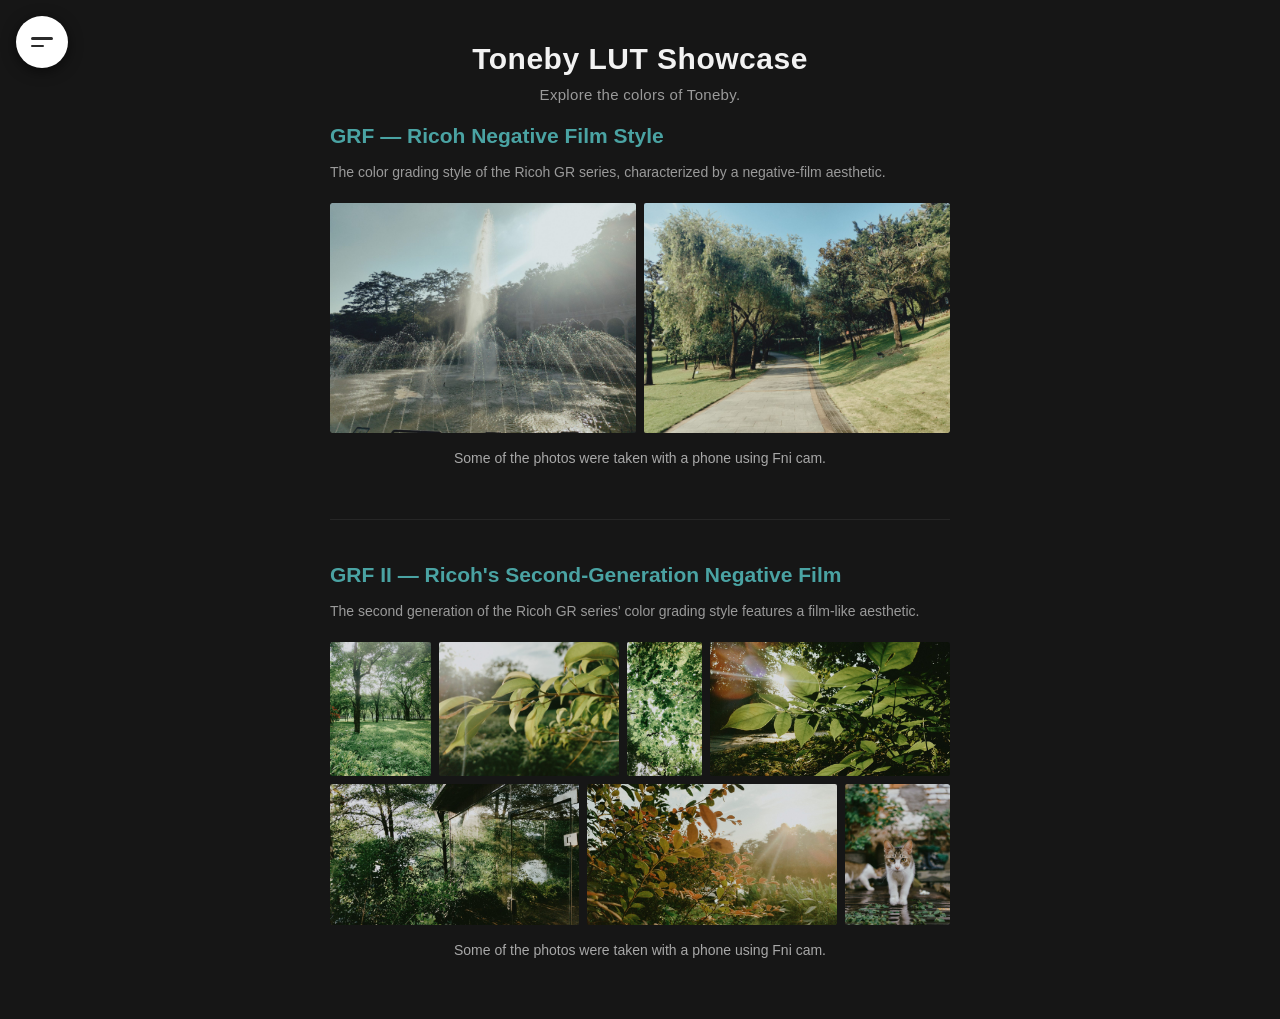
<file: index.html>
<!DOCTYPE html>
<html lang="zh-CN">
<head>
  <meta charset="UTF-8">
  <meta name="viewport" content="width=device-width, initial-scale=1.0, viewport-fit=cover">
  <title>Toneby LUT Showcase</title>
  <link rel="stylesheet" href="styles.css?v=20260911h">
</head>
<body>
  <!-- 顶部大标题 + 小字（可在编辑器里随时修改） -->
  <section class="hero">
    <h1 id="siteTitle">Toneby LUT Showcase</h1>
    <p id="siteSubtitle">Explore the colors of Toneby.</p>
  </section>

  <!-- 左上角：一长一短两条横杠的圆形菜单按钮（点开侧边栏） -->
  <button id="menuBtn" class="menu-btn" aria-label="打开 LUT 分组列表">
    <span class="menu-bar menu-bar-long"></span>
    <span class="menu-bar menu-bar-short"></span>
  </button>

  <!-- 侧边抽屉：分组 + LUT 列表 -->
  <div id="overlay" class="overlay"></div>
  <aside id="sidebar" class="sidebar" aria-label="LUT 分组列表"></aside>

  <!-- 当前分组的 LUT 列表：一格一个，从上往下 -->
  <main id="page"></main>

  <script src="data.js?v=20260911h"></script>
  <script src="main.js?v=20260911h"></script>
</body>
</html>
</file>
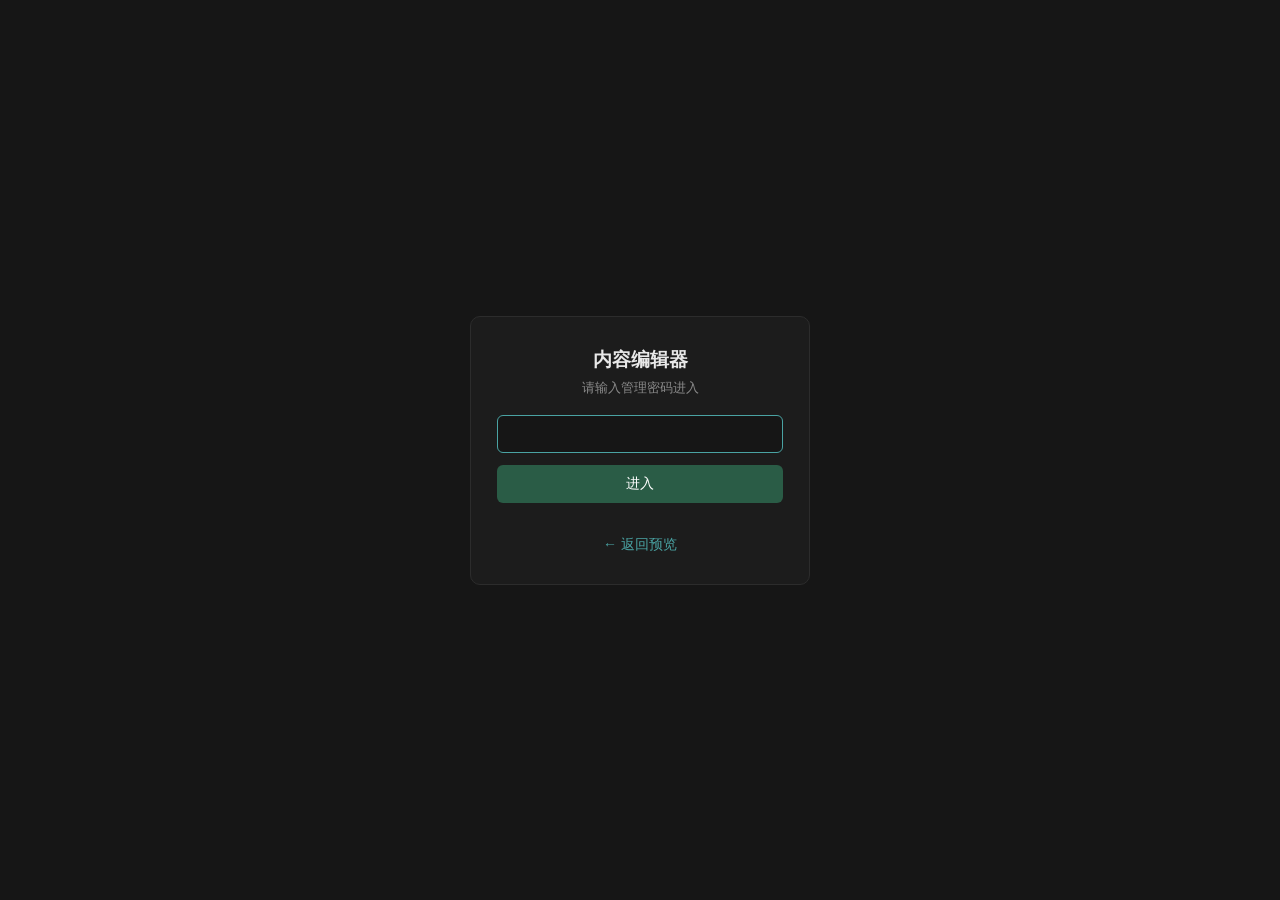
<file: edit.html>
<!DOCTYPE html>
<html lang="zh-CN">
<head>
  <meta charset="UTF-8">
  <meta name="viewport" content="width=device-width, initial-scale=1.0, viewport-fit=cover">
  <title>内容编辑器 · Toneby LUT</title>
  <link rel="stylesheet" href="styles.css?v=20260912b">
  <link rel="stylesheet" href="editor.css?v=20260912b">
</head>
<body>
  <!-- 密码门：访客不可见后台 -->
  <div id="gate" class="gate">
    <div class="gate-box">
      <h1>内容编辑器</h1>
      <p class="gate-hint">请输入管理密码进入</p>
      <input id="gatePass" type="password" autocomplete="current-password">
      <button id="gateBtn" type="button">进入</button>
      <p id="gateErr" class="gate-err"></p>
      <a class="bar-link" href="index.html">← 返回预览</a>
    </div>
  </div>

  <!-- 编辑器主体（密码通过后显示） -->
  <div id="app" style="display:none">
    <header class="edit-bar">
      <a class="bar-link" href="index.html">← 返回预览</a>
      <span class="bar-title">内容编辑器</span>
      <span class="bar-actions">
        <span id="syncStatus" class="sync-status"></span>
        <button id="btnSync" type="button" class="primary">保存并同步到网站</button>
        <button id="btnExport" type="button" class="ghost">导出 data.js</button>
        <button id="btnReset" type="button" class="ghost">恢复默认</button>
      </span>
    </header>
    <div class="edit-layout">
      <nav id="lutList" class="lut-list"></nav>
      <div id="editor" class="editor-pane"></div>
    </div>
  </div>

  <div id="toast" class="toast"></div>
  <script src="data.js?v=20260912b"></script>
  <script src="editor.js?v=20260912b"></script>
</body>
</html>
</file>
<file: styles.css>
/* Toneby LUT 展示站 · 底色 #161616（用户指定） */
* { margin: 0; padding: 0; box-sizing: border-box; }

html, body {
  background: #161616;
  color: #e8e8e8;
  font-family: -apple-system, "Segoe UI", Roboto, "PingFang SC", "Microsoft YaHei", sans-serif;
  min-height: 100%;
}

/* ---------- 顶部大标题 + 小字 ---------- */
.hero {
  text-align: center;
  padding: 42px 16px 6px;
}

.hero h1 {
  font-size: 30px;
  font-weight: 700;
  letter-spacing: 0.5px;
  color: #f2f2f2;
}

.hero p {
  margin-top: 10px;
  font-size: 15px;
  color: #9a9a9a;
  letter-spacing: 0.3px;
}

/* ---------- 左上角圆形菜单按钮（一长一短两条横杠） ---------- */
.menu-btn {
  position: fixed;
  top: 16px;
  left: 16px;
  z-index: 30;
  width: 52px;
  height: 52px;
  border-radius: 50%;
  background: #ffffff;
  border: none;
  cursor: pointer;
  display: flex;
  flex-direction: column;
  justify-content: center;
  align-items: flex-start;
  gap: 5px;
  padding: 0 15px;
  box-shadow: 0 3px 14px rgba(0, 0, 0, 0.55);
  transition: transform 0.15s;
}
.menu-btn:active { transform: scale(0.94); }
.menu-bar {
  display: block;
  height: 2.5px;
  border-radius: 2px;
  background: #2b2b2b;
}
.menu-bar-long { width: 22px; }
.menu-bar-short { width: 13px; }

/* ---------- 侧边抽屉：分组 + LUT 列表 ---------- */
.overlay {
  position: fixed;
  inset: 0;
  background: rgba(0, 0, 0, 0.55);
  opacity: 0;
  pointer-events: none;
  transition: opacity 0.28s;
  z-index: 50;
}
.overlay.show { opacity: 1; pointer-events: auto; }

.sidebar {
  position: fixed;
  top: 0;
  left: 0;
  bottom: 0;
  width: min(300px, 82vw);
  background: #111111;
  transform: translateX(-105%);
  transition: transform 0.28s ease;
  z-index: 60;
  overflow-y: auto;
  padding: 16px 0 30px;
}
.sidebar.open { transform: none; }

.sidebar-head {
  display: flex;
  justify-content: space-between;
  align-items: center;
  padding: 4px 18px 14px;
  border-bottom: 1px solid #232323;
}
.sidebar-head .t { color: #f0f0f0; font-weight: 600; font-size: 15px; }
.sidebar-close {
  background: none;
  border: none;
  color: #888;
  font-size: 22px;
  line-height: 1;
  cursor: pointer;
  padding: 4px;
}
.sidebar-close:hover { color: #ff7eb3; }

.side-group-label {
  padding: 18px 18px 6px;
  font-size: 12px;
  letter-spacing: 1px;
  color: #8a8a8a;                 /* 灰阶分组标题 */
}
.side-lut {
  display: block;
  width: 100%;
  text-align: left;
  background: none;
  border: none;
  border-left: 3px solid transparent;
  padding: 11px 18px;
  font-size: 14px;
  color: #cfcfcf;
  cursor: pointer;
  font-family: inherit;
}
.side-lut:hover { background: #1c1c1c; color: #ffffff; }
.side-lut.active {
  color: #ffffff;                 /* 黑白灰：白色文字 + 浅灰左边框区分当前分组 */
  border-left-color: #d9d9d9;
  background: #1f1f1f;
}

/* ---------- LUT 展示块（仿博客文章式） ---------- */
#page {
  display: flex;
  flex-direction: column;
  align-items: center;
  padding: 12px 16px 56px;
}

.lut-post {
  width: min(620px, 100%);
}

.lut-post + .lut-post {
  margin-top: 48px;
  padding-top: 40px;
  border-top: 1px solid #262626;
}

/* 标题（LUT 介绍）——参照 Dehancer 博客的青绿色 */
.lut-title {
  font-size: 21px;
  line-height: 1.45;
  font-weight: 600;
  color: #4aa3a3;
  margin-bottom: 10px;
}

/* 文字描述 */
.lut-desc {
  font-size: 14px;
  line-height: 1.7;
  color: #9a9a9a;
  margin-bottom: 18px;
}

/* ---------- 照片区：两端对齐画廊（不裁切不变形，每行铺满整个矩形） ---------- */
.photo-rows {
  width: 100%;
}

.photo-row {
  display: flex;
  gap: 8px;               /* 每张图片之间固定 8px 间距 */
  width: 100%;
  overflow: hidden;
  margin-bottom: 8px;
  border-radius: 2px;
}

.photo-row img {
  height: 100%;           /* 行高由 JS 按原始比例精确计算 → 不裁切不变形 */
  min-width: 0;
  display: block;
  object-fit: cover;      /* 仅消除亚像素取整的细微缝隙 */
  border-radius: 2px;
  background: #1f1f1f;
}

/* ---------- 图片正下方居中：胶片 / 作者介绍（不填不显示） ---------- */
.photo-caption {
  margin-top: 14px;
  text-align: center;
  font-size: 14px;
  line-height: 1.7;
  color: #c9c9c9;
}

.photo-caption .film-line { display: block; }
.photo-caption .note-line { display: block; color: #a8a8a8; }

/* ---------- 补充信息行（导演/摄影指导式，可选） ---------- */
.credits {
  margin-top: 22px;
  display: flex;
  flex-direction: column;
  gap: 12px;
}

.credits div {
  font-size: 14px;
  color: #b8b8b8;
}
</file>
<file: editor.css>
/* 编辑器专用样式（叠加在 styles.css 之上，底色同为 #161616） */

/* ---------- 密码门 ---------- */
.gate {
  min-height: 100vh;
  display: flex;
  align-items: center;
  justify-content: center;
  padding: 20px;
}
.gate-box {
  width: min(340px, 92vw);
  background: #1c1c1c;
  border: 1px solid #2c2c2c;
  border-radius: 10px;
  padding: 30px 26px;
  text-align: center;
}
.gate-box h1 { font-size: 19px; color: #e8e8e8; margin-bottom: 6px; }
.gate-hint { font-size: 13px; color: #8a8a8a; margin-bottom: 18px; }
.gate-box input {
  width: 100%;
  background: #161616;
  color: #e8e8e8;
  border: 1px solid #333;
  border-radius: 6px;
  padding: 10px 12px;
  font-size: 14px;
  outline: none;
  text-align: center;
  margin-bottom: 12px;
}
.gate-box input:focus { border-color: #4aa3a3; }
.gate-box button {
  width: 100%;
  background: #2a5c46;
  color: #fff;
  border: none;
  border-radius: 6px;
  padding: 10px;
  font-size: 14px;
  cursor: pointer;
}
.gate-err { color: #d16a5a; font-size: 13px; min-height: 18px; margin: 8px 0 6px; }

.edit-bar {
  position: sticky;
  top: 0;
  z-index: 20;
  display: flex;
  align-items: center;
  justify-content: space-between;
  gap: 12px;
  padding: 12px 16px;
  background: #121212;
  border-bottom: 1px solid #262626;
}

.bar-link { color: #4aa3a3; text-decoration: none; font-size: 14px; }
.bar-title { font-size: 15px; font-weight: 600; color: #e8e8e8; }
.bar-actions { display: flex; align-items: center; gap: 8px; }

.bar-actions button, .img-actions button, .add-img-btn {
  background: #2a5c46;
  color: #fff;
  border: none;
  border-radius: 6px;
  padding: 7px 14px;
  font-size: 13px;
  cursor: pointer;
}
.bar-actions button.primary {
  background: #2f7d54;
  font-weight: 600;
}
.bar-actions button:disabled { opacity: .55; cursor: default; }

.sync-status {
  font-size: 12px;
  color: #9fd0b4;
  max-width: 240px;
  white-space: nowrap;
  overflow: hidden;
  text-overflow: ellipsis;
}
.sync-status.err { color: #d16a5a; white-space: normal; }
.bar-actions button.ghost, .img-actions button.ghost {
  background: #2a2a2a;
  color: #c9c9c9;
}
.bar-actions button:hover, .img-actions button:hover, .add-img-btn:hover { filter: brightness(1.15); }

/* 全屏骨架：顶栏固定，下方两栏各自独立滚动（用户要求） */
#app {
  position: fixed;
  inset: 0;
  display: flex;
  flex-direction: column;
  background: #161616;
  overflow: hidden;
}

.edit-layout {
  display: flex;
  flex: 1;
  min-height: 0;      /* flex 子项允许内部滚动 */
  max-width: 1100px;
  width: 100%;
  margin: 0 auto;
  overflow: hidden;
}

/* 左侧 LUT 列表：独立滚动（滚动条隐藏，滚轮/触摸照常滚） */
.lut-list {
  width: 220px;
  flex-shrink: 0;
  border-right: 1px solid #262626;
  padding: 12px 0;
  height: 100%;
  overflow-y: auto;
  scrollbar-width: none;
}
.lut-list::-webkit-scrollbar { display: none; }
.lut-list .group-head {
  font-size: 12px;
  color: #777;
  padding: 12px 14px 4px;
}
.lut-list .lut-link {
  display: block;
  padding: 8px 14px;
  font-size: 14px;
  color: #c9c9c9;
  text-decoration: none;
  cursor: pointer;
  border-left: 2px solid transparent;
}
.lut-list .lut-link:hover { background: #1c1c1c; }
.lut-list .lut-link.active {
  color: #fff;
  border-left-color: #4aa3a3;
  background: #1c1c1c;
}

/* 拖拽分组 */
.lut-link[draggable="true"] { cursor: grab; }
.lut-link.dragging, .group-head.dragging { opacity: .4; }
.lut-link.drop-before { box-shadow: inset 0 2px 0 #4aa3a3; }
.lut-link.drop-after { box-shadow: inset 0 -2px 0 #4aa3a3; }
.group-head.droppable { cursor: grab; }
.group-head.drop-into, .new-group-zone.drop-into { color: #4aa3a3; }
.group-head.drop-into { text-decoration: underline; }
.group-head .g-del { color: #d16a5a; cursor: pointer; font-size: 11px; }
.new-group-zone {
  margin: 14px 10px;
  padding: 10px;
  border: 1px dashed #3a3a3a;
  border-radius: 6px;
  text-align: center;
  font-size: 12px;
  color: #777;
}

/* 右侧编辑区 */
.editor-pane { flex: 1; min-width: 0; height: 100%; overflow-y: auto; padding: 20px 22px 60px; scrollbar-width: none; }
.editor-pane::-webkit-scrollbar { display: none; }

.field { margin-bottom: 16px; }
.field label {
  display: block;
  font-size: 13px;
  color: #9a9a9a;
  margin-bottom: 6px;
}
.field label .hint { color: #666; }
.field input[type="text"], .field textarea {
  width: 100%;
  background: #1f1f1f;
  color: #e8e8e8;
  border: 1px solid #333;
  border-radius: 6px;
  padding: 9px 11px;
  font-size: 14px;
  line-height: 1.6;
  font-family: inherit;
  outline: none;
  resize: vertical;
}
.field input:focus, .field textarea:focus { border-color: #4aa3a3; }

/* 图片管理 */
.img-manager { margin-top: 6px; }
.img-row {
  display: flex;
  align-items: center;
  gap: 10px;
  padding: 6px 0;
}
.img-row .thumb {
  width: 84px;
  height: 57px;
  object-fit: cover;
  border-radius: 3px;
  background: #1f1f1f;
  flex-shrink: 0;
}
.img-row .img-name {
  flex: 1;
  font-size: 12px;
  color: #9a9a9a;
  word-break: break-all;
}
.img-actions { display: flex; gap: 6px; }
.img-actions button { padding: 5px 9px; font-size: 12px; }

.add-img-btn { display: inline-block; margin-top: 10px; }
#imgInput { display: none; }

.editor-pane h2 {
  font-size: 18px;
  color: #4aa3a3;
  margin-bottom: 18px;
}

/* 提示条 */
.toast {
  position: fixed;
  left: 50%;
  bottom: 28px;
  transform: translateX(-50%) translateY(20px);
  background: #2a5c46;
  color: #fff;
  font-size: 13px;
  padding: 9px 18px;
  border-radius: 8px;
  opacity: 0;
  pointer-events: none;
  transition: all .25s;
  z-index: 50;
}
.toast.show { opacity: 1; transform: translateX(-50%) translateY(0); }

/* 手机 */
@media (max-width: 640px) {
  .edit-layout { flex-direction: column; }
  .lut-list { width: 100%; border-right: none; border-bottom: 1px solid #262626; max-height: 160px; flex-shrink: 0; }
  .editor-pane { flex: 1; min-height: 0; overflow-y: auto; padding: 16px; }
}
</file>
